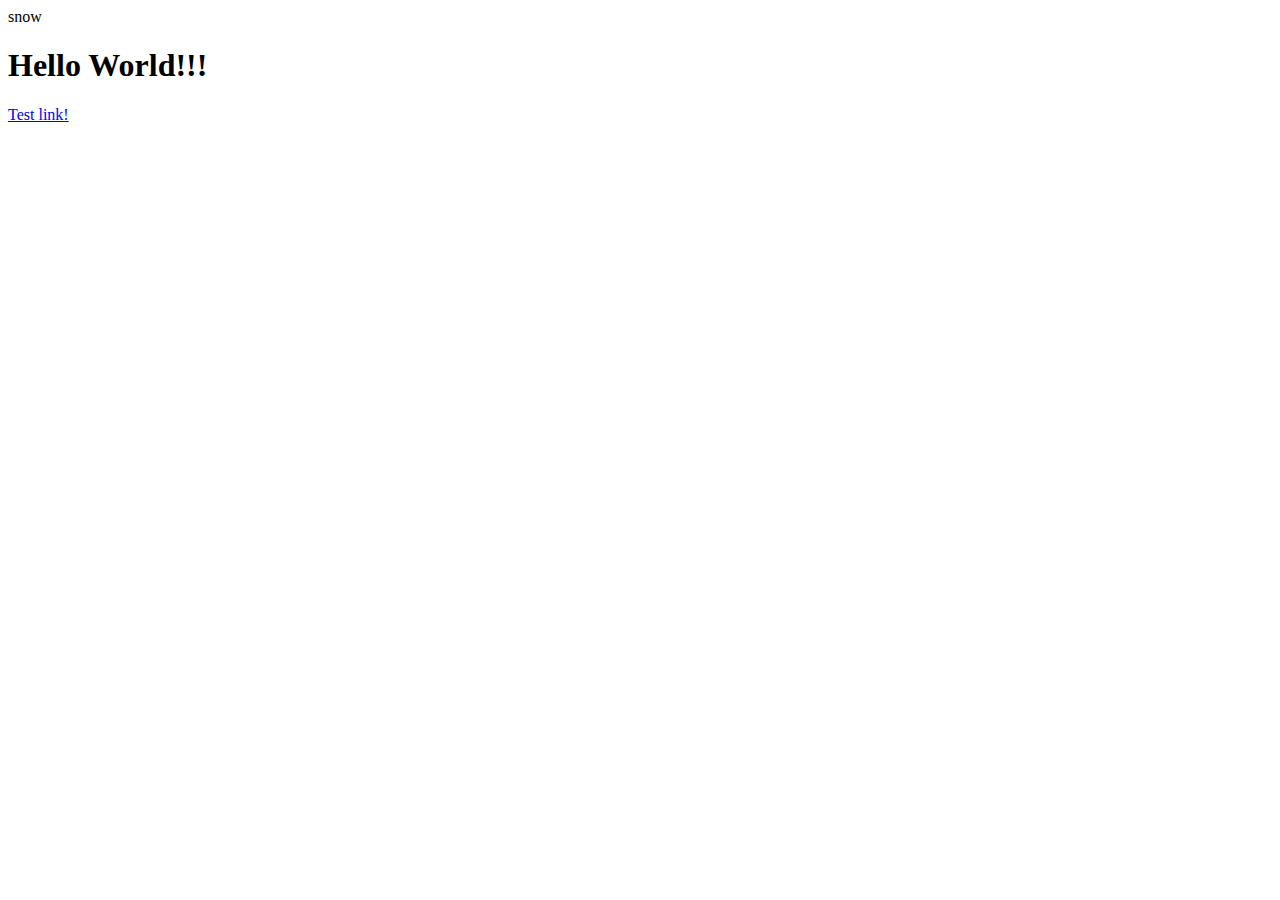
<file: css/index.html>
<!DOCTYPE html>
<html lang="en" dir="ltr">
    <head>
        <meta charset="utf-8">
        <title>Hello World</title>
    </head>
    <body>snow
        <h1>Hello World!!!</h1>

        <a href="#teste">Test link!</a>
    </body>
</html>
</file>
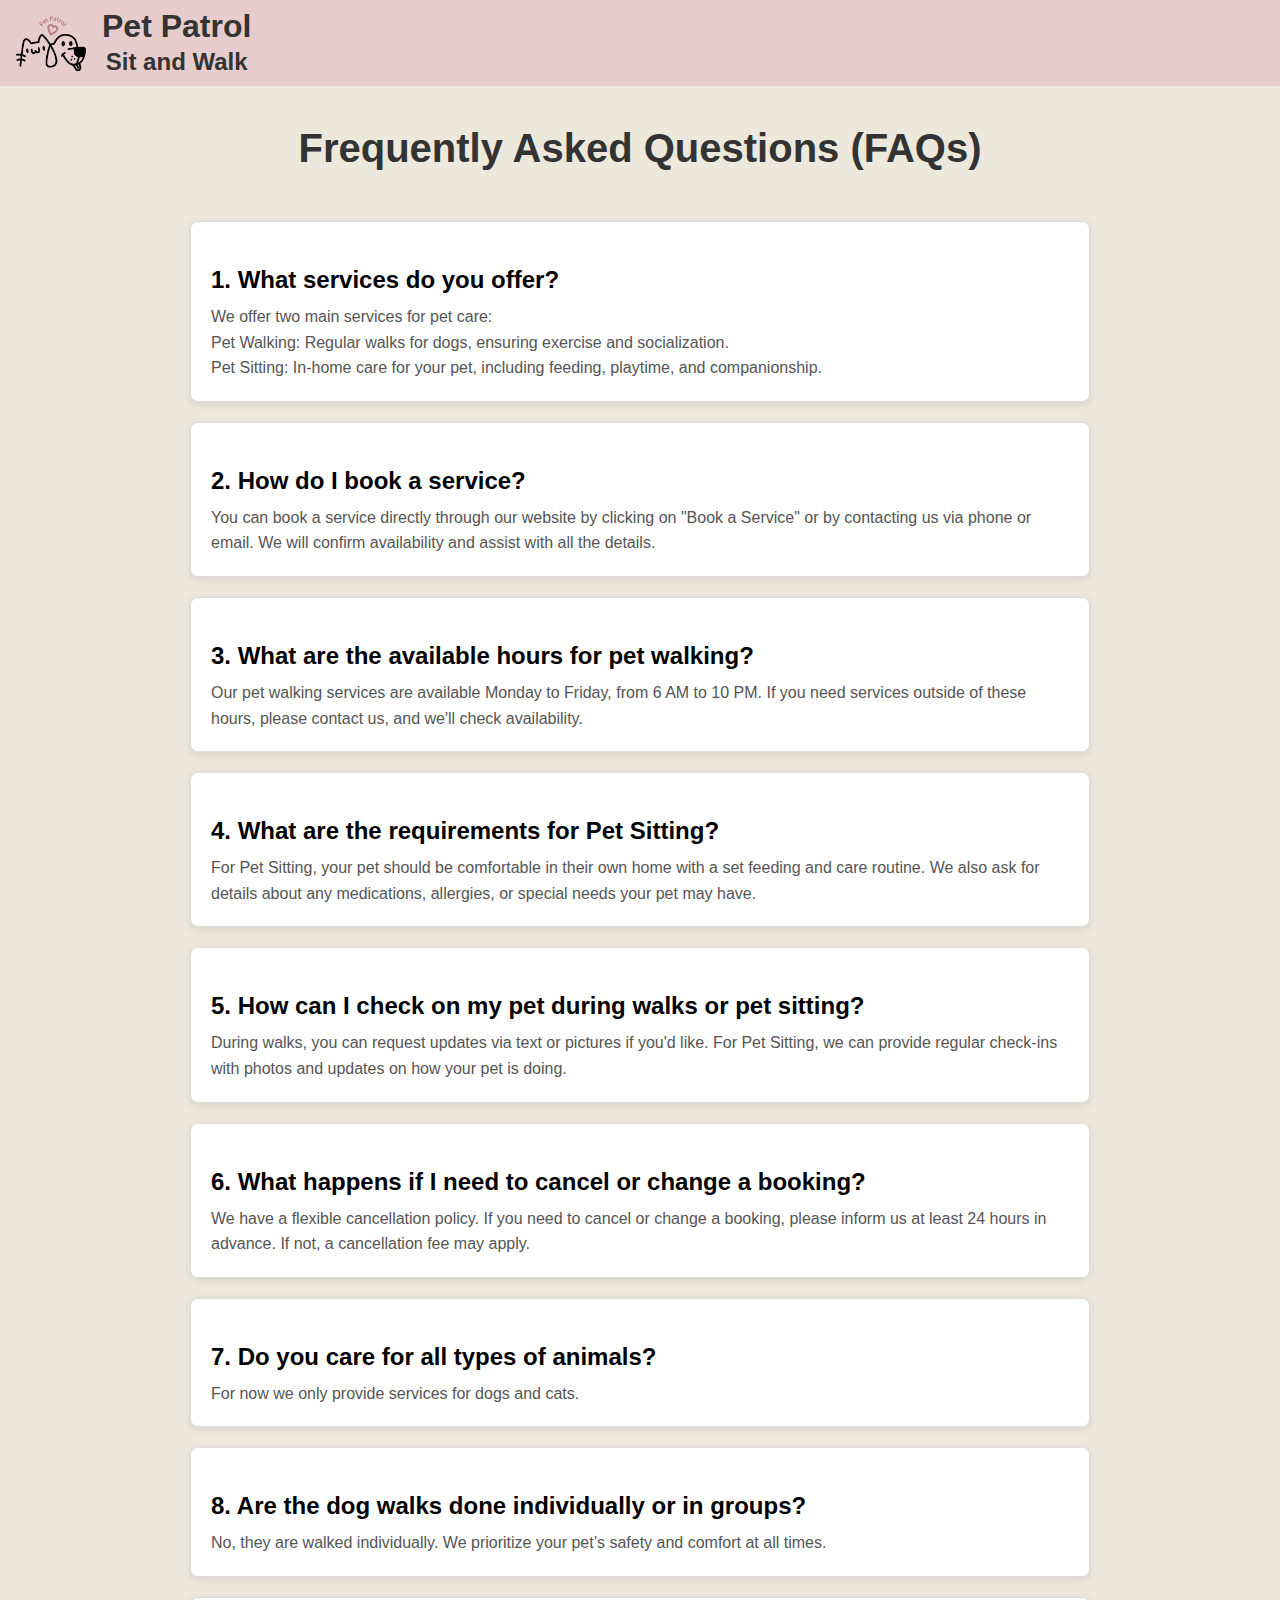
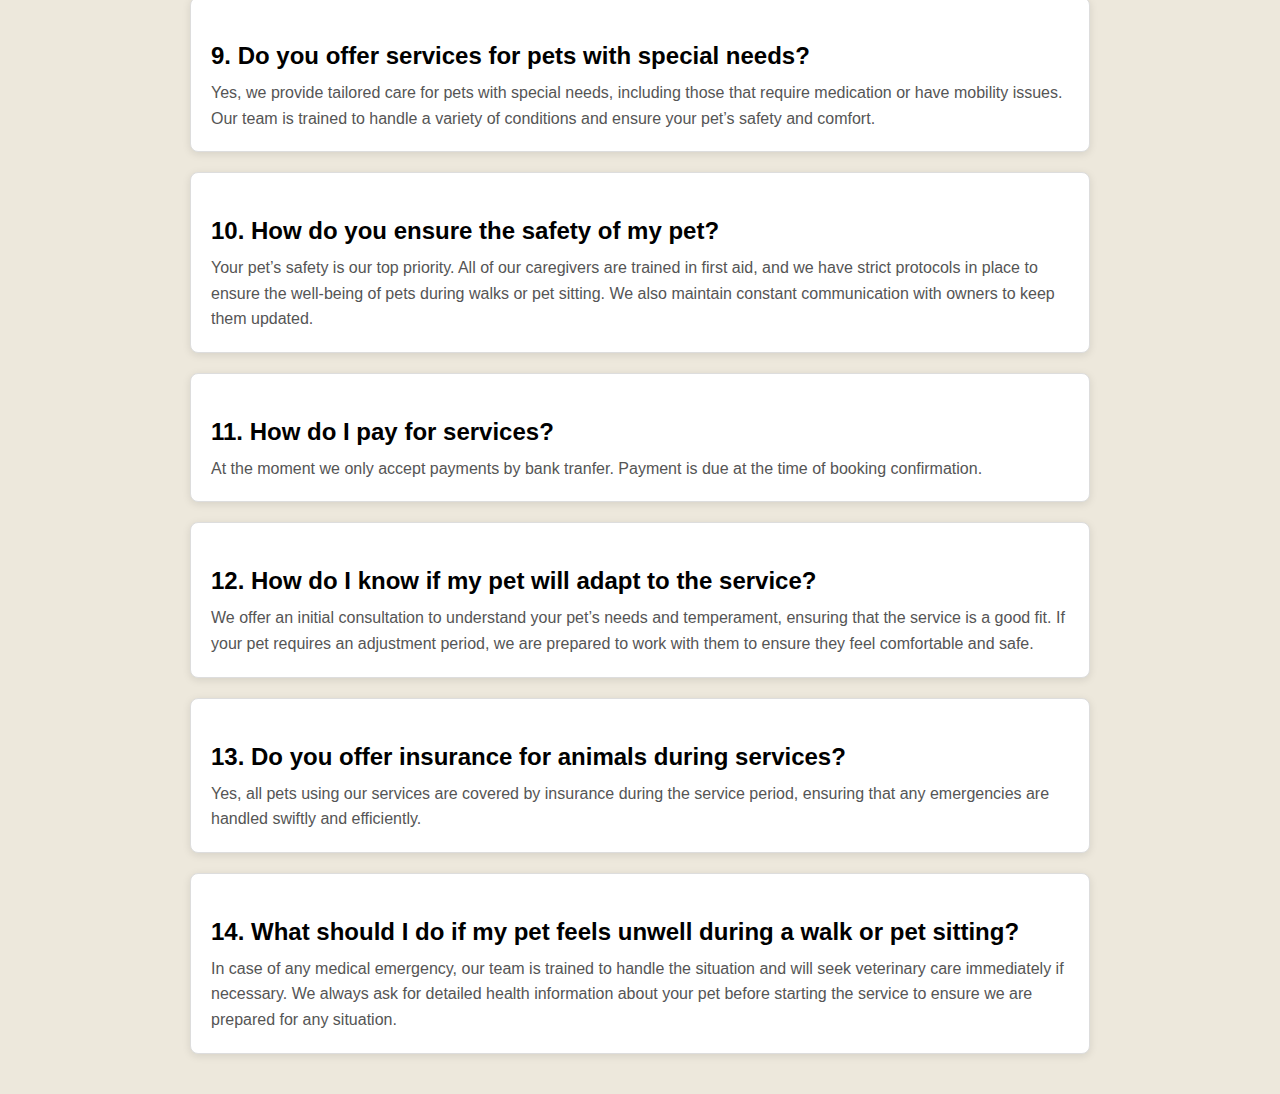
<file: FAQs.html>
<!DOCTYPE html>
<html lang="en">
    <head> 
        <title> Registration Page</title>
        <meta charset="utf-8">
        <meta name="viewport" content="width=device-width, initial-scale=1.0"> <!--define this for responsive design-->
        <link href="css/style.css" rel="stylesheet">
        <link href="css/layout.css" rel="stylesheet">
        <link href="css/responsive.css" rel="stylesheet">
    </head> 
    <body> 
        <header id="navigationBar">
            <a href="initialPage.php">
                <div id="logo">
                    <h1>Pet Patrol</h1>
                    <h2>Sit and Walk</h2>
                    <img src="images/logo1.png" alt="Logo of Pet Patrol">
                </div>
            </a>
        </header>


        <main id="FAQcontent">
            <h1>Frequently Asked Questions (FAQs)</h1>

            <section id="faq-section">
                <div class="faq-item">
                    <h3>1. What services do you offer?</h3>
                    <p> We offer two main services for pet care: <br>
                        Pet Walking: Regular walks for dogs, ensuring exercise and socialization. <br>
                        Pet Sitting: In-home care for your pet, including feeding, playtime, and companionship.
                    </p>
                </div>
    
                <div class="faq-item">
                    <h3>2. How do I book a service?</h3>
                    <p>You can book a service directly through our website by clicking on "Book a Service" or by contacting us via phone or email. We will confirm availability and assist with all the details.</p>
                </div>
    
                <div class="faq-item">
                    <h3>3. What are the available hours for pet walking?</h3>
                    <p>Our pet walking services are available Monday to Friday, from 6 AM to 10 PM. If you need services outside of these hours, please contact us, and we'll check availability.</p>
                </div>
    
                <div class="faq-item">
                    <h3>4. What are the requirements for Pet Sitting?</h3>
                    <p>For Pet Sitting, your pet should be comfortable in their own home with a set feeding and care routine. We also ask for details about any medications, allergies, or special needs your pet may have.</p>
                </div>
    
                <div class="faq-item">
                    <h3>5. How can I check on my pet during walks or pet sitting?</h3>
                    <p>During walks, you can request updates via text or pictures if you'd like. For Pet Sitting, we can provide regular check-ins with photos and updates on how your pet is doing.</p>
                </div>
    
                <div class="faq-item">
                    <h3>6. What happens if I need to cancel or change a booking?</h3>
                    <p> We have a flexible cancellation policy. If you need to cancel or change a booking, please inform us at least 24 hours in advance. If not, a cancellation fee may apply.</p>
                </div>
    
                <div class="faq-item">
                    <h3>7. Do you care for all types of animals?</h3>
                    <p> For now we only provide services for dogs and cats.</p>
                </div>
    
                <div class="faq-item">
                    <h3>8. Are the dog walks done individually or in groups?</h3>
                    <p> No, they are walked individually. We prioritize your pet’s safety and comfort at all times.</p>
                </div>
    
                <div class="faq-item">
                    <h3>9. Do you offer services for pets with special needs?</h3>
                    <p>Yes, we provide tailored care for pets with special needs, including those that require medication or have mobility issues. Our team is trained to handle a variety of conditions and ensure your pet’s safety and comfort.</p>
                </div>
    
                <div class="faq-item">
                    <h3>10. How do you ensure the safety of my pet?</h3>
                    <p> Your pet’s safety is our top priority. All of our caregivers are trained in first aid, and we have strict protocols in place to ensure the well-being of pets during walks or pet sitting. We also maintain constant communication with owners to keep them updated.</p>
                </div>
    
                <div class="faq-item">
                    <h3>11. How do I pay for services?</h3>
                    <p>At the moment we only accept payments by bank tranfer. Payment is due at the time of booking confirmation.</p>
                </div>
    
            
    
                <div class="faq-item">
                    <h3>12. How do I know if my pet will adapt to the service?</h3>
                    <p> We offer an initial consultation to understand your pet’s needs and temperament, ensuring that the service is a good fit. If your pet requires an adjustment period, we are prepared to work with them to ensure they feel comfortable and safe.</p>
                </div>
    
                <div class="faq-item">
                    <h3>13. Do you offer insurance for animals during services?</h3>
                    <p>Yes, all pets using our services are covered by insurance during the service period, ensuring that any emergencies are handled swiftly and efficiently.</p>
                </div>
    
                <div class="faq-item">
                    <h3>14. What should I do if my pet feels unwell during a walk or pet sitting?</h3>
                    <p>In case of any medical emergency, our team is trained to handle the situation and will seek veterinary care immediately if necessary. We always ask for detailed health information about your pet before starting the service to ensure we are prepared for any situation.</p>
                </div>
            </section>
        </main>
            
      

    </body>
    </html>
</file>
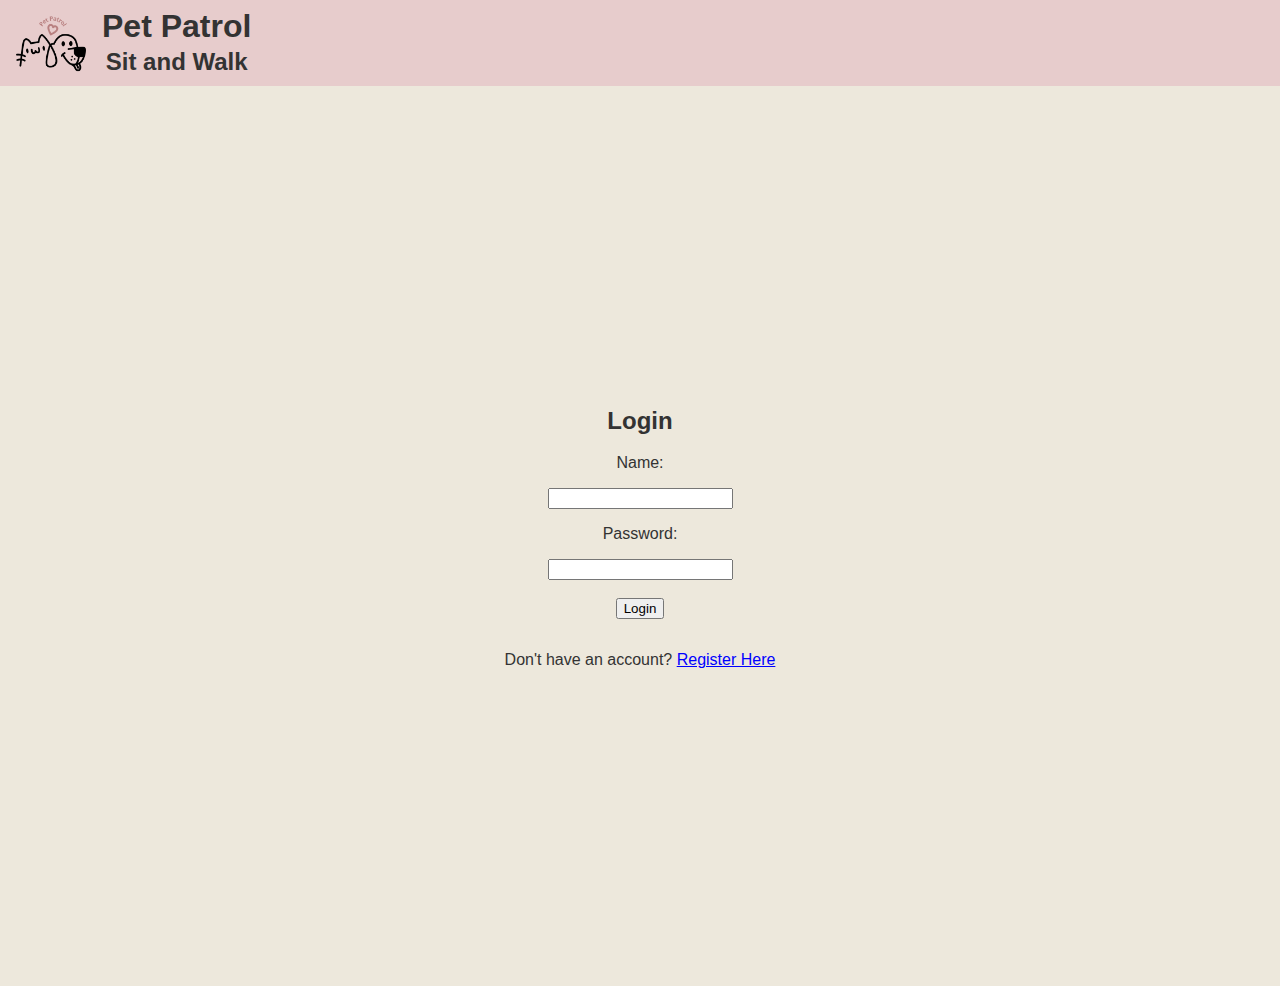
<file: login.html>
<!-- Login page -->
 <!-- Nome ou emmail (ou username ou email) --> 
  <!-- password -->
<!DOCTYPE html>
<html lang="en">
    <head>
        <title>Login</title>
        <meta charset="utf-8">
        <meta name="viewport" content="width=device-width, initial-scale=1.0"> <!--define this for responsive design-->
        <link href="css/style.css" rel="stylesheet">
        <link href="css/layout.css" rel="stylesheet">
        <link href="css/responsive.css" rel="stylesheet">
    </head>
    <body>
        <header id="navigationBar">
            <a href="initialPage.php">
                <div id="logo">
                    <h1>Pet Patrol</h1>
                    <h2>Sit and Walk</h2>
                    <img src="images/logo1.png" alt="Logo of Pet Patrol">
                </div>
            </a>
        </header>
        <section id="authentication">
            <form class="login-form" action="login.php" method="POST">
                <h2>Login</h2>
                <div class="form-group"> <!-- faria mais sentido se calhar ser o mail ou o username, se for o username metemos no register para meter-->
                    <p>Name:</p>
                    <input type="text" id="name" name="name" required>
                </div>
                <div class="form-group">
                    <p>Password:</p>
                    <input type="password" id="password" name="password" required>
                </div>
                <br>
                <div class="form-group">
                    <input type="submit" value="Login">
                </div>
            </form> 
            <p>Don't have an account? 
                <a id="authenticationLink" href="register.html">Register Here</a>
            </p>
        </section>
    </body>
</html>
</file>
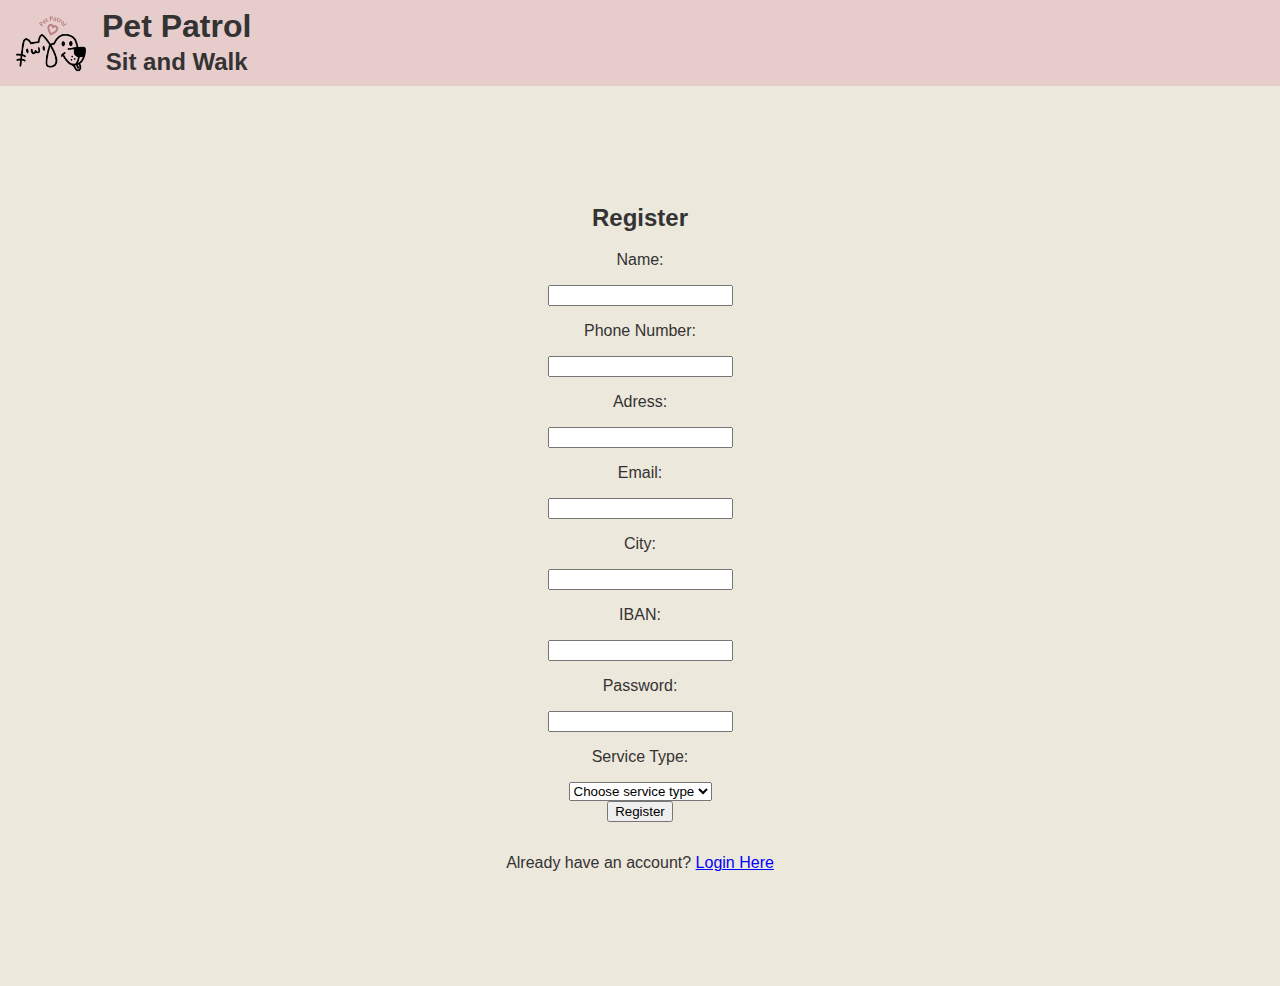
<file: register.html>
<!-- Registration page -->
 <!-- Nome, phone number, adress, email, city, iban, password, 
  service type-->
<!DOCTYPE html>
<html lang="en">
    <head> 
        <title> Registration Page</title>
        <meta charset="utf-8">
        <meta name="viewport" content="width=device-width, initial-scale=1.0"> <!--define this for responsive design-->
        <link href="css/style.css" rel="stylesheet">
        <link href="css/layout.css" rel="stylesheet">
        <link href="css/responsive.css" rel="stylesheet">
    </head> 
    <body> 
        <header id="navigationBar">
            <a href="initialPage.html">
                <div id="logo">
                    <h1>Pet Patrol</h1>
                    <h2>Sit and Walk</h2>
                    <img src="images/logo1.png" alt="Logo of Pet Patrol">
                </div>
            </a>
        </header>
        <section id="authentication">
            <form class="registration-form" action="register.php" method="POST"> <!-- reference to php file to be created-->
                <h2>Register</h2>
                <p>Name:</p>
                <input type="text" id="name" name="name" required>
            
                <p>Phone Number:</p>
                <input type="tel" id="phone_number" name="phone_number" required>
         
                <p>Adress:</p>
                <input type="text" id="address" name="address" required>
         
                <p>Email:</p>
                <input type="email" id="email" name="email" required>
          
                <p>City:</p>
                <input type="text" id="city" name="city" required>

                <!--TODO: eu separava isto aqui, nao sei como-->
                <!--ou explicar que a pessoa preenche estes campos se quiser ser prestadora de serviços-->
                <p>IBAN:</p>
                <input type="number" id="iban" name="iban" required>

                <p>Password:</p>
                <input type="password" id="password" name="password" required>

                <p>Service Type:</p>
                <select id="service_type" name="service_type" required>
                    <option value="" disabled selected>Choose service type</option>
                    <option value="sitting">Sitting</option>
                    <option value="walking">Walking</option>
                    <option value="both">Both</option>
                </select>
            <br>
        
                <input type="submit" value="Register">
            </form>
            <p>Already have an account? 
                <a id="authenticationLink" href="login.html">Login Here</a>
            </p>
        </section>
    </body>
</html>
</file>
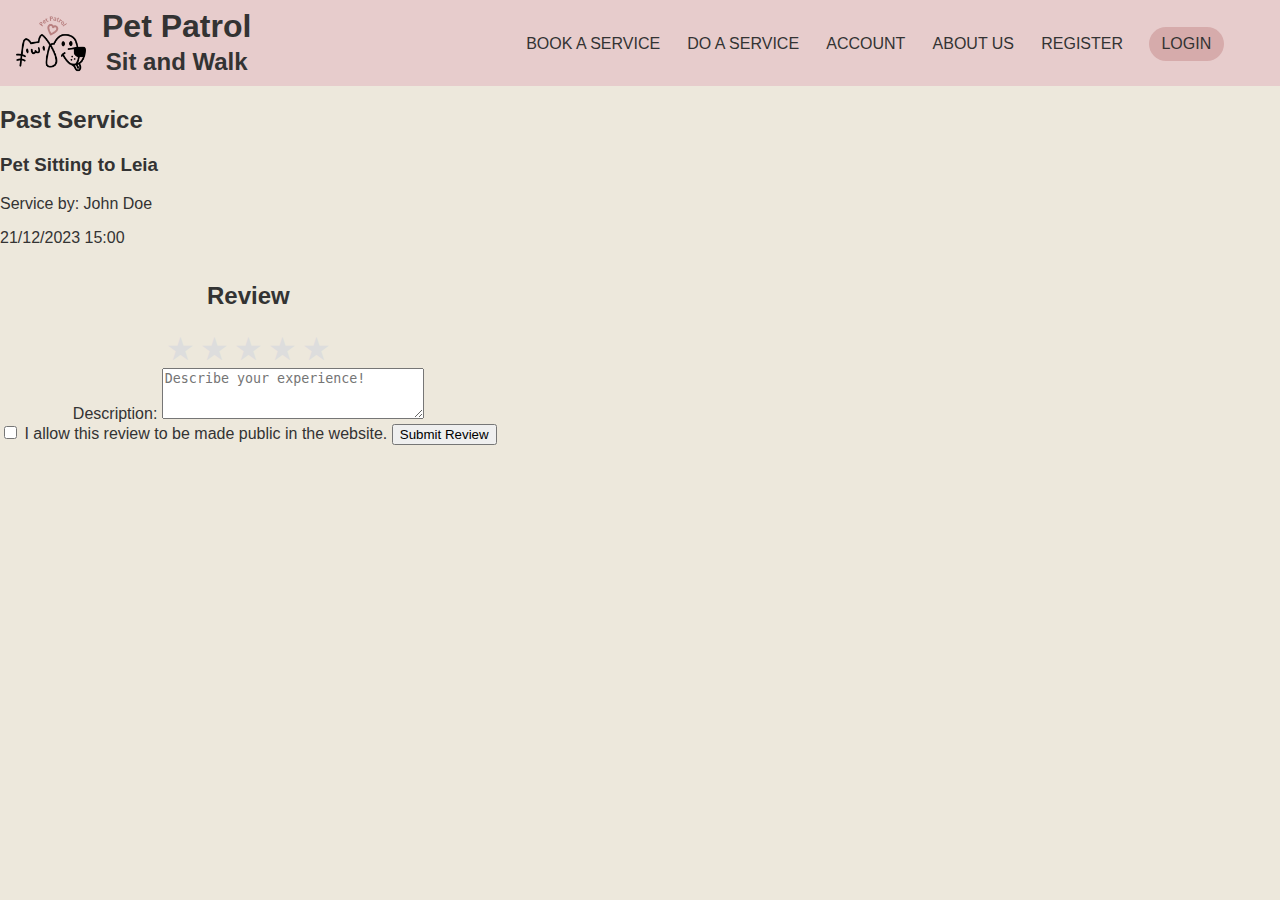
<file: review.html>
<!DOCTYPE html>
<html lang="en">
    <head>
        <meta charset="UTF-8">
        <meta name="viewport" content="width=device-width, initial-scale=1.0">
        <title>Review</title>
        <link href="css/style.css" rel="stylesheet">
        <link href="css/layout.css" rel="stylesheet">
        <link href="css/responsive.css" rel="stylesheet">
    </head>
    <body>
        <header id="navigationBar">
            <a href="initialPage.php">
                <div id="logo">
                    <h1>Pet Patrol</h1>
                    <h2>Sit and Walk</h2>
                    <img src="images/logo1.png" alt="Logo of Pet Patrol">
                </div>
            </a>
            <nav id="menu">
                <input type="checkbox" id="hamburger"> 
                <label class="hamburger" for="hamburger"></label>
                <ul id="menuItems">
                    <li><a href="bookingRequest.html">BOOK A SERVICE</a></li>
                    <li><a href="serviceProvider.php">DO A SERVICE</a></li>
                    <li><a href="account.html">ACCOUNT</a></li>
                    <li><a href="aboutus.html">ABOUT US</a></li>
                    <li class="signup"><a href="register.html">REGISTER</a></li>
                    <li class="signup"><a href="login.html">LOGIN</a></li>
                </ul>
            </nav>
        </header>

        <section id="pastService"><!--querying info about this service-->
            <h2>Past Service</h2>
            <h3>Pet Sitting to Leia</h3>
            <p>Service by: John Doe</p>
            <p>21/12/2023 15:00</p>
        </section>
        <section id="review">
            <form action="account.php" method="post">
                <h2>Review</h2>
                <div id="starReview">
                    <input type="radio" id="star5" name="review" value="5" required="required">
                    <label for="star5" title="5 stars">★</label>
                    <input type="radio" id="star4" name="review" value="4" required="required">
                    <label for="star4" title="4 stars">★</label>
                    <input type="radio" id="star3" name="review" value="3" required="required">
                    <label for="star3" title="3 stars">★</label>
                    <input type="radio" id="star2" name="review" value="2" required="required">
                    <label for="star2" title="2 stars">★</label>
                    <input type="radio" id="star1" name="review" value="1" required="required">
                    <label for="star1" title="1 star">★</label>
                </div>
                <label>
                    Description: 
                    <textarea id="reviewDescription" name="reviewDescription" rows="3" cols="30" placeholder="Describe your experience!" required="required"></textarea>
                </label>
                <label>
                    <br>
                    <input type="checkbox" name="makePublic" value="1">
                    I allow this review to be made public in the website.
                </label>
                <input type="submit" value="Submit Review">
    </body>
</html>
</file>
<file: css/style.css>
/* Geral */
body {
    background-color: #EDE8DC;
    font-family: 'Segoe UI', Tahoma, Geneva, Verdana, sans-serif;
    color: #333; 
}

body>header, nav {
    background-color: #E7CCCC;
    padding: 0.5em 0;
}

/* Página inicial  */
.button-56 {
  background-color:#fee6e3;
  border: 2px solid #422800;
  border-radius: 30px;
  box-shadow: #422800 4px 4px 0 0;
  color: #422800;
  cursor: pointer;
  font-weight: 600;
  font-size: 18px;
  padding: 0 18px;
  line-height: 20px;
  text-align: center;
  text-decoration: none;
  touch-action: manipulation;
}

.button-56:hover {
  background-color: #fff;
}

.button-56:active {
  box-shadow: #422800 2px 2px 0 0;
  transform: translate(2px, 2px);
}

.button-74 {
  background-color: #ffd49e;
  border: 2px solid #422800;
  border-radius: 30px;
  box-shadow: #422800 4px 4px 0 0;
  color: #422800;
  cursor: pointer;
  font-weight: 600;
  font-size: 18px;
  padding: 0 18px;
  line-height: 20px;
  text-align: center;
  text-decoration: none;
  touch-action: manipulation;
}

.button-74:hover {
    background-color: #fff;
  }
  
  .button-74:active {
    box-shadow: #422800 2px 2px 0 0;
    transform: translate(2px, 2px);
  }
  
#addBooking p{
    margin-bottom:0px ;
}

.overlayText {
    transform: translateX(-50%);
    text-align: center;
    font-size: 2em;
    color: #eadfdff0;
}

a {
    color: #333; 
    text-decoration: none;
}

#authenticationLink {
    text-decoration: underline;
    color: blue;
}

nav#menu li a:hover {
    text-decoration: underline;
}

ul {
    list-style-type: none;
}

#services li {
    background-color: #D6ABAB;
    margin-bottom: 4em;
    border-radius: 4em;
    padding: 0.5em 1em;
    text-align: center;
    cursor: pointer;
}

#services li:hover {
    background-color: #B88080;
    transform: scale(1.05); 
} 
article h2 {
    font-size: 2em;
}

article ul {
    list-style: none; 
}

#services li:last-child {
    background-color: #B88080;
}

#services li a {
    color: inherit;
    padding: 0.5em;
    font-size: inherit;
}

#services h2 {
    font-size: 2.2em; 
    color: #333;
    margin-bottom: 1rem;
    text-transform: uppercase;
    letter-spacing: 1.2px;
}

.imageContainer img {
    width: 100%;
    height: auto;
    filter: brightness(90%);
}

.overlayText {
    color: #333;
    font-weight:550;
    padding: 0em;
    font-size: 1.5em;
}

#menuItems {
    margin-left: 0em;
    margin-right: 0.5em;
}
#menuItems li a {
    padding: 0.5em 0.1em;
    margin-left: 0.5em;
    display: flex; 
    align-items: center; 
    justify-content: center;
}
#menuItems li.signup:last-child a {
    background-color: #D6ABAB;
    border-radius: 19px;
    align-content: center;
    padding-left: 0.8em;
    padding-right: 0.8em;
}

.service-card {
    background-color: #E7CCCC;
    border: 2px solid #422800;
    border-radius: 60px;
    box-shadow: #422800 4px 4px 0 0;
    color: #422800;
    cursor: pointer;
    font-weight: 600;
    font-size: 18px;
    padding: 0 18px;
    line-height: 50px;
    text-align: center;
    text-decoration: none;
  }
  
  .service-card:hover {
    transform: translateY(-5px);
    box-shadow: 0 8px 15px rgba(0, 0, 0, 0.2);
    background: #FAD1D1;
}

.service-card h3 {
    font-size: 1.2em; 
    margin-bottom: 0.5rem;
    color: #8C5B5B;
}

.service-card p {
    font-size: 1em;
    line-height: 1.3;
    color: #333;
}

legend {
    font-size: 1.5em;
    color: #333; 
    font-weight: bold;
    text-align: center; 
}

.reviews-container {
    display: flex;
    flex-wrap: wrap; 
    gap: 2.5em; 
    justify-content: center; 
    overflow-x: hidden; 
    padding-bottom: 2.5em;
}

.review-card {
    flex: 0 0 auto; 
    width: calc(25%); 
    min-width: 300px; 
    box-sizing: border-box; 
    padding: 1em 0; 
    margin: 0.5em; 
    border: 1px solid #ccc;
    border-radius: 15px; 
    background-color: #ffffff; 
    box-shadow: 0 4px 8px rgba(0, 0, 0, 0.1); 
}

.star-review span {
    font-size: 1.5em; 
    color: gold; 
}

.review-author, .review-date, .review-desc {
    color: #555; 
    padding-left: 2em;
    padding-right: 2em;
}

.review-author, .review-date {
    font-style: italic; 
}

/* Página das reviews */
#starReview input {
    display: none;
}

#starReview label {
    font-size: 30px; 
    cursor: pointer; 
}

#review h2{
text-align: center !important;
}

#review h3 {
    text-align: initial; 
}

#starReview label {
    font-size: 2rem;
    color: #ddd;
    cursor: pointer;
    transition: color 0.3s;
}

#starReview input:checked~label {
    color: gold;
}

#starReview label:hover,
#starReview label:hover~label {
    color: gold;
}

/*Página do Do a service e Booking Request*/
#availability .availabilityTimetable {
    border-collapse: collapse;
    border-color: #B88080;
    border-spacing: 0;
}

#availability .availabilityTimetable td, 
#availability .availabilityTimetable th {
    border: 1px solid #B88080;
    padding: 10px 5px;
    font-size: 14px;
    text-align: center;
    vertical-align: top;
}

#availability .availabilityTimetable th.tg-header {
    background-color: #B88080;
    color: #EDE8DC;
    font-weight: bolder;
}

#availability .availabilityTimetable td.tg-top {
    background-color: #EDE8DC;
    color: #333;
}

#availability .availabilityTimetable td.tg-available {
    background-color: #A7BDC3;
    color: #333;
}

#availability .availabilityTimetable td.tg-all {
    background-color: #EDE8DC;
    color: #333;
}

#week-navigation a {
    text-decoration: none; 
    font-size: 1.5em; 
    color: #EDE8DC; 
    background-color: #B88080;
    padding: 0px 5px;
    border-radius: 30%;
    padding-bottom: 3px;
}

#week-navigation p {
    font-size: 1em; 
    color: #000; 
}

p.note {
    font-weight: lighter;
    font-size: small;
}

#scheduledServices {
    margin-top: 1em;
    max-width: 90%;
}

.booking-info {
    background-color: #f9f9f9;
    border: 1px solid #ddd;
    border-radius: 8px;
    padding: 16px;
    margin: 16px 0; 
    box-shadow: 0 2px 4px rgba(0, 0, 0, 0.1);
    font-size: 1em;
    color: #333;
    display: flex;
    flex-direction: row;
    flex-wrap:wrap;
    justify-content: space-between;
    align-items: center; 
}

.booking-details {
    flex: 1; 
    display: grid;
    grid-template-columns: auto auto; 
    column-gap: 0; 
    row-gap: 8px; 
}

.booking-title {
    font-size: 1em;
    font-weight: bold;
    color: #333;
    margin: 0;
    text-align: left; 
    padding-left: 1em;
    padding-right: 1em;
}

.booking-desc {
    margin: 0;
    text-align: left; 
    padding-left: 1em;
    padding-right: 1em;
}

.pet-profile-picture {
    width: 120px; 
    height: 120px;
    border-radius: 50%; 
    object-fit: cover; 
    margin-left: 16px;
    border: 2px solid #ccc; 
}

.message-button {
    background-color: #D6ABAB; 
    color: white; 
    border: none; 
    border-radius: 8px; 
    cursor: pointer; 
    font-size: 1em;
    padding: 0.5em 1em;
    box-shadow: none;
    transition: background-color 0.3s ease; 
    text-align:center;
    box-shadow: 0 4px 6px rgba(0, 0, 0, 0.1);
}
.message-button:hover {
    background-color: #B88080; 
    text-decoration: underline;
}
.scrollable-bookings {
    max-height: 550px;
    overflow-y: auto;
    border: 1px solid #ddd;
    padding: 10px;
    margin-top: 10px;
}

.price-table {
    width: 100%;
    border-collapse: collapse;
    margin: 20px 0;
    font-size: 1em;
    font-family: 'Arial', sans-serif;
    text-align: left;
    border: 1px solid #333;
}
.price-table thead th {
    background-color: #E7CCCC;
    color: #333;
    padding: 10px;
    border-bottom: 2px solid #ddd;
    border: 1px solid #333;
}
.price-table tbody td {
    padding: 10px;
    border-bottom: 1px solid #ddd;
    border: 1px solid #333;
}
.price-table th, .price-table td {
    text-align: center;
}

p.small {
    font-size: 0.8em;
    color: #666;
    padding-top: 0;
    padding-bottom: 1em;
}

/* Footer Styling */
footer {
    background-color:#E7CCCC; 
    padding: 20px; 
    text-align: center; 
    border-top: 1px solid #ddd;
}

.footer-section h3 {
    font-size: 1.2em;
    margin-bottom: 10px;
    color: #000000;
    font-weight: bold;
    
}

.footer-section ul {
    list-style: none; 
    padding: 0;
    margin: 0;
}

.footer-section li {
    margin: 5px 0; 
}

.footer-section a {
    text-decoration: none;
}

.footer-section a:hover {
    text-decoration: underline;
}

.footer-section p {
    margin: 5px 0;
}

.footer-section form {
    background: none; 
    border: none; 
    outline: none; 
    box-shadow: none; 
}

.footer-section input[type="email"] {
    padding: 10px;
    margin-bottom: 10px;
    border: none;
    border-radius: 4px;
}

.footer-section button {
    padding: 10px;
    background-color:  #D6ABAB;
    border: none;
    border-radius: 4px;
    color: #fff;
    cursor: pointer;
    font-size: 1em;
}

.footer-legal {
    text-align: center;
    margin-top: 20px;
    font-size: 0.9em;
    border-top: 1px solid #444; 
    padding-top: 10px;
}

.footer-legal a {
    color: #9fd4e7;
    text-decoration: none;
}

.footer-legal a:hover {
    text-decoration: underline;
}

.msg_error {
    color: red;
    font-weight: bold;
}

.msg_success {
    color: #B88080;
    font-weight: bold;
    font-size: 1.5em;
}

/*Account Styling */
#staticTags, #pets, #pastServices, #pastBookings {
    border-radius: 8px;
    background-color: #f9f9f9;
    border: 1px solid #ddd;
    box-shadow: 0 2px 4px rgba(0, 0, 0, 0.1);
}

.booking-box h3::first-letter, .service-box h3::first-letter {
    text-transform: uppercase;
}

#accountcontent h2 {
    width: 100%; 
    text-align: initial;
    margin-bottom: 20px;
    border-bottom: 2px solid #ebbfdb;
    padding-bottom: 10px;
}

.pet-image {
    border-radius: 50%; /* Circular image */
    overflow: hidden;
    border: 2px solid #ccc;
    background-color: #fff;
}

.pet-info legend {
    text-align: center;
    font-size: 1.5em;
    margin-bottom: 10px;
    border-bottom: 2px solid #ebbfdb;
    padding-bottom: 5px;
}

#logoutb {
    background-color:#fee6e3;
    border: 2px solid #422800;
    border-radius: 30px;
    box-shadow: #422800 4px 4px 0 0;
    color: #422800;
    cursor: pointer;
    font-weight: 600;
    font-size: 18px;
    padding: 10px 15px;
    line-height: 20px;
    text-align: center;
    text-decoration: none;
    user-select: none;
    -webkit-user-select: none;
    touch-action: manipulation;
    margin-bottom: 20px;
  }
  
  #logoutb:hover {
    background-color: #fff;
  }
  
  #logoutb:active {
    box-shadow: #422800 2px 2px 0 0;
    transform: translate(2px, 2px);
  }
 

  #delete{
    background-color:#e86e5d;
    border: 2px solid #422800;
    border-radius: 30px;
    box-shadow: #422800 4px 4px 0 0;
    color: #ffffff;
    cursor: pointer;
    font-weight: 600;
    font-size: 18px;
    padding: 10px 15px;
    line-height: 20px;
    text-align: center;
    text-decoration: none;
    user-select: none;
    -webkit-user-select: none;
    touch-action: manipulation;
    margin-bottom: 20px;
  }
  
  #delete:hover {
    background-color: #fff;
    color: #422800;
  }
  
  #delete:active {
    box-shadow: #422800 2px 2px 0 0;
    transform: translate(2px, 2px);
  }

.review-owner, .review-provider {
    background-color: #E7CCCC;
    color: #fff;
    padding: 10px 15px;
    border: none;
    border-radius: 4px;
    cursor: pointer;
    font-weight: bold;
    font-size:15px;
    transition: background-color 0.3s;
    margin: 0 auto; /* Centraliza no eixo horizontal */
    margin-top: 11px;
    display: flex;
    flex-direction: column;
    align-items:baseline;
    justify-content: center;
    text-align: center;
}

#addPetButton:hover {
    background-color: #c181a4;
}

#newPetForm {
    background-color: #f9f9f9; 
    border: 1px solid #ddd; 
    border-radius: 8px; 
    box-shadow: 0 4px 6px rgba(0, 0, 0, 0.1);
    font-family: Arial, sans-serif; 
}

#newPetForm input,
#newPetForm textarea,
#newPetForm select {
    width: 100%;
    padding: 10px;
    margin-bottom: 15px; 
    border: 1px solid #ccc;
    border-radius: 4px; 
    font-size: 16px;
    font-family: inherit; 
    box-sizing: border-box; 
    background-color: #e7e6e6;
}

#newPetForm input:focus,
#newPetForm textarea:focus,
#newPetForm select:focus {
    outline: none;
    border-color: #4caf50; 
    box-shadow: 0 0 4px rgba(76, 175, 80, 0.6); 
}

#newPetForm button,
#newPetForm input[type="submit"] {
    padding: 12px;
    background-color: #E7CCCC;
    color: white; 
    border: none;
    border-radius: 4px;
    font-size: 16px; 
    cursor: pointer; 
    transition: background-color 0.3s ease, transform 0.3s ease; 
}

#newPetForm label {
    color: #333; 
    font-size: 16px;
}

#newPetForm p {
    font-weight: bold;
    font-size: 18px;
    text-align: left; 
}

#newPetForm fieldset {
    border: 2px solid #ccc; 
    padding: 20px;
    border-radius: 8px; 
}

#newPetForm input[type="submit"]:hover,
#newPetForm button:hover {
    transform: scale(1.05);
    box-shadow: 0 4px 12px rgba(0, 0, 0, 0.2); 
}

#addPetButton {
    background-color: #E7CCCC;
    color: white;
    padding: 10px 15px;
    border-radius: 5px;
    font-weight: bold;
    cursor: pointer;
    margin-bottom: 20px;
    transition: background-color 0.3s ease;
}

.booking-box .button:hover, .service-box .button:hover {
    background-color: #45a049;
}

.pet-card {
    border: 1px solid #ddd;
    border-radius: 8px;
    background-color: #f9f9f9;
    box-shadow: 0 4px 6px rgba(0, 0, 0, 0.1);
}

.booking-box .button, .service-box .button {
    background-color: #4CAF50;
    color: white;
    border: none;
    padding: 10px 15px;
    text-align: center;
    cursor: pointer;
    border-radius: 5px; 
    transition: background-color 0.3s; 
    margin-top: auto; 
    align-self: center; 
}

.booking-box, .service-box {
    background-color: #fff;
    padding: 15px;
    border-radius: 8px; 
    border: 1px solid #ddd;
    box-shadow: 0 4px 8px rgba(0, 0, 0, 0.1);
}

.star-review-small span{
    display: inline-block;
  color:gold;
}

#bookingcontent a {
    text-align: center;
    margin-top:20px
}

.form-group .required {
    color: red;
    font-weight: bold;
}

#nopets, #notAProvider {
    text-align: center;
    margin-top: 20px;
    font-weight: bold;
    font-size: 20px;
    margin-bottom: 850px;
}

.medical-needs span {
    font-weight: normal;
    color: #333;
}

#nopets a{
    color:blue;
}

.registration-form label{
    font-weight: bold;
}
.registerProvider {
    font-size: 1em;
    font-weight: 200;
    margin-top: 0;
    padding-top: 0;
    color:#444
}

/*Register Styling */
#authenticationLink:hover {
    text-decoration: underline;
}

/* Página FAQs*/
#faq-section {
    margin-top: 30px;
}

.faq-item {
    background-color: #ffffff;
    margin-bottom: 20px;
    border-radius: 8px;
    border: 1px solid #ddd;
    padding: 20px;
    box-shadow: 0 2px 8px rgba(0, 0, 0, 0.1);
    transition: background-color 0.3s ease, transform 0.3s ease;
}

.faq-item:hover {
    background-color: #f7f7f7;
    transform: translateY(-5px);
}

.faq-item h3 {
    font-size: 1.5rem;
    font-weight: 600;
    color: #000000;
    margin-bottom: 10px;
}

.faq-item p {
    font-size: 1rem;
    color: #555;
    line-height: 1.6;
    margin: 0;
}

#faq-section {
    max-width: 900px;
    margin: 0 auto;
    padding: 20px;
}

#FAQcontent h1{
    font-size: 2.5rem;
    font-weight: bold;
    color: #333;
    text-align: center;
    margin-top: 40px;
    margin-bottom: 30px;
}


/* AboutUs section */
#about-content {
    font-family: 'Segoe UI', Tahoma, Geneva, Verdana, sans-serif;
    padding: 60px 20px;
}

.about-section {
    background-color: #fff;
    padding: 10px 30px;
    margin-bottom: 40px;
    border-radius: 10px;
    box-shadow: 0 8px 15px rgba(0, 0, 0, 0.1);
    transition: all 0.3s ease-in-out; 
}
.about-section:hover {
    transform: translateY(-5px); 
    box-shadow: 0 15px 25px rgba(0, 0, 0, 0.15);
}
.about-section h2 {
    font-size: 36px;
    color: #333;;
    font-weight: 600;
    margin-bottom: 20px;
    text-align: center; 
    letter-spacing: 1px;
}

.about-section p {
    font-size: 1.2rem;
    color: #333;;
    line-height: 1.8;
    margin-bottom: 15px;
}

#ceos {
    text-align: center;
    
}

.ceo img {
    width: 200px;
    height: 200px;
    border-radius: 50%;
    object-fit: cover;
    box-shadow: 0 4px 12px rgba(0, 0, 0, 0.2); 
    margin-bottom: 15px;
}

#ceos h2 {
    font-size: 2.5rem;
    color: #333;;
    margin-bottom: 10px;
    font-weight: bold;
}

#ceos p {
    font-size: 1.2rem;
    color: #666;
    margin-bottom: 40px;
}

.ceo p {
    font-size: 1.1rem;
    color: #333;
}

/* Payment */
#payment-content {
    max-width: 800px;
    margin: 40px auto; /* Aumentado de 0 auto para 40px auto */
    padding: 20px;
    background-color: #f9f9f9;
    border-radius: 8px;
    box-shadow: 0 4px 6px rgba(0, 0, 0, 0.1);
    font-family: Arial, sans-serif;
    color: #333;
}

#payment-content h1 {
    font-size: 2em;
    margin-bottom: 20px;
    color: #2c3e50;
    text-align: center;
}

#payment-content p {
    font-size: 1.1em;
    line-height: 1.6;
    margin-bottom: 15px;
}

#payment-content p strong {
    font-weight: bold;
    color: #2c3e50;
}

#payment-content .msg_success {
    font-size: 1.1em;
    color: #27ae60;
    background-color: #eafaf1;
    border: 1px solid #b8e2c3;
    padding: 10px;
    border-radius: 4px;
    text-align: center;
    margin-bottom: 20px;
}

#payment-content ol {
    margin: 20px 0;
    padding-left: 20px;
}

#payment-content ol li {
    margin-bottom: 10px;
    font-size: 1.1em;
}

#payment-content strong {
    color: #2980b9;
}

#payment-content .highlight {
    background-color: #fff8dc; /* Um tom suave de amarelo */
    padding: 5px 10px;
    border: 1px solid  #D6ABAB; /* Tom dourado */
    border-radius: 4px;
    font-weight: bold;
    font-size: 1.2em;
    color: #2c3e50; /* Tom escuro */
    box-shadow: 0 2px 4px rgba(0, 0, 0, 0.1);
    margin-left: 10px;
}

/* Messages */
#chatBox {
    background-color: #f0f0f0; 
    border-radius: 10px;
    padding: 20px;
    max-width: 600px;
    margin: 20px auto; 
    box-shadow: 0 4px 8px rgba(0, 0, 0, 0.1); 
    padding-bottom:1px;
}

.back-button {
    cursor: pointer;
    font-size: 1.2em;
    width:2.25em;
    height:2.25em;
}

.back-button:hover {
    text-decoration: underline;
}

h1 {
    text-align: center;
}

#sendButton {
    background-color: #f8d7da; 
    border: none;
    border-radius: 50%;
    padding: 10px;
    cursor: pointer;
    font-size: 1.2em;
    width:2.25em;
    height:2.25em;
}

.messageTime {
    font-size: 0.8em;
    color: #666;
    text-align: right;
    margin-top: 5px;
}

#messageInput {
    padding: 10px;
    border: 1px solid #ccc;
    border-radius: 20px;
}

.senderMessage {
    background-color: #B88080; 
    border-radius: 15px 15px 0 15px; 
    padding: 10px;
    max-width: 60%;
    position: relative;
}

.recipientMessage {
    background-color: #f8d7da; 
    border-radius: 15px 15px 15px 0; 
    padding: 10px;
    max-width: 60%; 
    position: relative;
}
</file>
<file: css/layout.css>
/* Geral */
body {
    width: 100%;
    margin: 0;
    padding: 0;
    display: flex;
    flex-direction: column;
    min-height: 100%; 
}

main {
    flex-grow: 1; /* Isso garante que o main ocupe o espaço restante disponível */
    overflow: auto; 
}

/* Footer layout */
.footer-container {
    display: flex;
    flex-wrap: wrap; /* Allows sections to wrap on smaller screens */
    justify-content: space-evenly;
    max-width: 1200px; 
    margin: 0 auto; /* Center the footer on the page */
    padding: 0 20px;
}

.footer-section {
    flex: 1 1 200px; 
    margin: 10px;
}

.footer-section form {
    display: flex;
    flex-direction: column; /* Stack input and button vertically */
    margin:0;
    padding: 0; 
}

/* Header  */
#navigationBar {
    display: flex;
    align-items: center;
    justify-content: space-between;
    padding: 0.5em 1em;
    text-align: center;
}

#navigationBar h1, #navigationBar h2 {
    margin: 0;
}

#logo {
    display: grid;
    grid-template-columns: auto auto;
    grid-template-rows: auto auto;
    grid-template-areas: "logo title1" "logo title2";
    padding-right: 1em;
}

#logo img {
    grid-area: logo;
    width: 70px;
    margin-right: 1em;
}

#logo h1 {
    grid-area: title1;
}

#logo h2 {
    grid-area: title2;
}

#menu {
    display: flex;
    align-items: center;
    justify-items: center;
    padding-top: 0;
    padding-bottom: 0;
    height: 2em;
}

#menu ul {
    height: 100%;
}

#menu ul {
    display: flex;
    list-style-type: none;
    margin: 0;
    padding: 0;
    margin-right: 1.5em;
}

#menu ul li {
    margin-right: 1em; 
    align-content: center;
    justify-content: center;
}

/* Página inicial  */
.button-56, .button-74 {
    display: inline-block;
  }

.imageContainer {
    position: relative;
    display: flex;
    justify-content: center;
    align-items: center;
}

.imageContainer img {
    display: block;
    max-width: 100%;
    margin-top: 1em;
}

.overlayText {
    position: absolute;
    bottom: -10px;
    left: 50%;
    width: 100%; 
}

#services {
    text-align: center;
    margin: 0;
    padding: 1rem;
}

.services-container {
    display: flex;
    justify-content: center;
    gap: 1.5rem;
    flex-wrap: wrap;
}

.service-card {
      display: inline-block;
      width:300px;
      padding: 0 18px;
    }
    
.service-card p {
    margin: 0;
    padding:10px;
  
}

.msg_error {
    display: flex;
    justify-content: center;
    align-items: center;
    padding-top: 2em;
}

.msg_success {
    display: flex;
    justify-content: center;
    align-items: center;
    padding-top: 2em;
}

article {
    margin-top: 1.5em;
    display: flex;
    flex-direction: column; 
    align-items: center; 
    gap: 1em; 
}

article ul {
    display: flex;
    flex-wrap: wrap; 
    justify-content: center; 
    gap: 2.5em; 
    padding: 0;
    margin: 0;
}

article li a {
    display: flex; 
    align-items: center; 
    justify-content: center; 
    padding: 0.5em 1em;
    text-align: center;
    text-decoration: none;
    width: 200px; 
    height: 50px; 
}

article p {
    text-align: center;
    padding: 0em 5em;
}

#authentication {
    display: flex;
    flex-direction: column; 
    align-items: center; 
    justify-content: center; 
    min-height: 100vh;
    text-align: center;
}

.registration-form, .login-form {
    margin-bottom: 1em;
}

#navigationBar {
    position: sticky;
    top: 0;
    z-index: 100; 
}

/* Página das reviews */
#starReview {
    display: flex;
    flex-direction: row-reverse;
    justify-content: center;
    gap: 5px;
}

#review {
    display: flex;
    flex-direction: column;
    align-items:baseline;
    justify-content: center;
    text-align: center;
}
.review-title-stars {
    display: flex; 
    align-items: center; 
    gap: 10px; 
}

#starReview {
    display: flex; 
    gap: 5px; 
}

.star-review span {
    display: inline-block; 
}


/* Página Service Providers */
.mainContent {
    display: flex;
    flex-wrap: wrap; 
    align-items: flex-start; 
    justify-content: space-around; 
    gap: 2em; 
}

#scheduleForm,
#availability,
#scheduledServices {
    max-width: 600px;
    padding: 4em; 
    padding-top: 1em;
}

#week-navigation {
    display: flex;
    align-items: center; 
    justify-content: center; 
    gap: 1em; 
    margin-bottom: 1em;
}

#week-navigation p {
    margin: 0; 
}

/* AboutUs section */
.about-container {
    width: 100%;
    max-width: 1200px;
    margin: 0 auto; 
    padding: 0 15px;
}

.ceo-container {
    display: flex;
    justify-content: center;
    flex-wrap: wrap;
    gap: 60px; 
}

.ceo {
    display: flex;
    flex-direction: column;
    align-items: center;
    text-align: center;
    width: 240px; 
}

/* Página Account*/
#accountcontent {
    grid-column: 1 / -1;
    display: flex;
    justify-content: center; 
    align-items: flex-start; 
    min-height: calc(100vh - 80px); /* Altura dinâmica */
    padding: 20px;
    width: 80%;
    margin: 0 auto;
}

#staticTags, #pets, #pastServices, #pastBookings {
    flex: 1 1 45%; 
    padding: 20px;
    margin-bottom: 20px;
}

#pastServices, #pastBookings {
    min-width: 900px !important;
    overflow-x: auto; 
    display: flex;
    flex-wrap: wrap; 
    justify-content: flex-start; 
    align-items: flex-start; 
    gap: 20px; 
    padding: 20px;
    max-height: 500px;
    min-width: calc(4 * (25% - 20px) + 60px); /* Espaço para 4 caixas */
}

.booking-box:first-child {
    margin-top: 0 !important; 
    align-self: flex-start; 
}

.booking-box h3, .service-box h3 {
    margin: 0;
    text-align: center;
}

.booking-box p, .service-box p {
    margin: 5px 0;
}

.booking-box:not(:last-child), .service-box:not(:last-child) {
    margin-bottom: 0; 
}

.booking-box, .service-box {
    display: flex; 
    flex-direction: column; 
    justify-content: space-between; 
    height: 400px; 
    min-height: 250px; 
    box-sizing: border-box; 
    flex: 1 1 calc(25% - 20px);
    max-width: calc(25% - 20px); 
    min-width: 250px; 
    position: relative; 
}

.pets-container {
    display: flex;
    flex-direction: column;
    gap: 20px;
}

.pet-card {
    display: flex;
    align-items: center;
    gap: 20px;
    padding: 15px;
}

.pet-image {
    flex-shrink: 0;
    width: 120px;
    height: 120px;
    display: flex;
    align-items: center;
    justify-content: center;
}

.pet-profile-pic {
    max-width: 100%;
    max-height: 100%;
    object-fit: cover;
}

.button-container {
    display: flex; 
    justify-content: center; 
    align-items: center; 
    gap: 20px; 
    margin-top: 20px; 
}

#addPetButton {
    display: inline-block;
}

#newPetForm {
    width: 100%;
    max-width: 500px;
    margin: 50px auto;
    display: flex;
    flex-direction: column;
    padding: 20px;
}

#newPetForm button,
#newPetForm input[type="submit"] {
    display: block;
    width: 100%;
}

#newPetForm label {
    display: flex; 
    align-items: center;
    margin-bottom: 10px;
}

#newPetForm {
    margin-top: 20px;
    display: none;
    width: 100%;
    max-width: 500px;
}

#toggleForm:checked ~ #newPetForm {
    display: block;
}

.review {
    display: flex;
    align-items: center;
    flex-direction: row;
    gap: 4px;
    flex-wrap: wrap;
}

.medical-needs {
    display: flex;
    align-items: center;
    margin: 10px 0;
}

.medical-needs strong {
    margin-right: 10px;
}


/* Página Booking Request*/
.form-group label {
    display: flex;
    align-items: baseline; 
    margin-bottom: 8px; 
    font-size: 14px; 
    cursor: pointer; 
}

.form-group input[type="checkbox"] {
    margin-right: 8px;
}

#bookingcontent {
    display: flex;
    flex-wrap: wrap;
    align-items: flex-start;
    justify-content: space-around; 
    gap: 2em;
}

#addBooking,
#availableProviders,
#scheduledServices {
    max-width: 600px; 
    padding: 3em; 
    padding-top: 1em;
}

#availableProviders {
    margin-top: 2em;
}

/* Página payment*/
#payment-content .highlight {
    display: inline-block;
}

/* Messages */
#chatMessages {
    max-height: 250px;
    overflow-y: auto; 
    margin-bottom: 20px;
    display: flex;
    flex-direction: column-reverse;
    gap: 2px;
}

.senderMessage, .recipientMessage {
    padding: 10px;
    margin: 10px 0;
    max-width: 80%;
    position: relative;
    display: inline-block;
}

#messageForm {
    display: flex;
    align-items: stretch;
    flex-direction: row;
}

.messageContent {
    margin: 0;
}

#messageInput {
    flex: 1;
    margin-right: 10px;
}

.senderMessage {
    align-self: flex-end;
}

.recipientMessage {
    align-self: flex-start;
}


/* Register */
.registration-form .form-group label {
    display: block; /* Garante que o label fique em sua própria linha */
    margin-bottom: 7px; /* Adiciona espaço entre o label e o input */
    text-align: initial;
  }

  .registration-form .form-group input,
  .registration-form .form-group select {
    margin-top: 0px; /* Adiciona espaço acima do input, se necessário */
    margin-bottom: 20px;
  }
</file>
<file: css/responsive.css>
#menu {
    display: flex;
    align-items: center;
    position: relative;
}

#menuItems {
    display: flex;
}

#hamburger, .hamburger {
    display: none;
}

@media (max-width: 1104px) {

}

@media (max-width: 912px) {
    #menu {
        position: relative;
    }
    #hamburger {
        display: none !important; /* Forcefully hide the checkbox */
        visibility: hidden;       /* Additional hiding for extra measure */
        position: absolute;       /* Remove it from normal flow */
        width: 0;
        height: 0;
    }

    #menuItems {
        display: none; /* Hide menu items by default on small screens */
        flex-direction: column;
        position: fixed; /* Use fixed position so it always stays to the left of the hamburger */
        top: 0; 
        left: 0;
        width: 50%; 
        height: 100%; 
        background-color: #edeff0; 
        margin: 0;
        padding: 2em 1em;
        box-shadow: 2px 0 5px rgba(0, 0, 0, 0.3); 
        z-index: 1;
        transform: translateX(-100%); /* Hide it to the left by default */
    }

    #menuItems li {
        list-style: none;
        padding: 1em 0;
        text-align: left;
        opacity: 1;
        transition: all 0.3s ease-in-out;
    }

    #menuItems li a {
        text-decoration: none;
        color: black;
    }

    #hamburger {
        display: block;
        cursor: pointer;
        z-index: 2;
        position: relative;
    }

    .hamburger {
        display: block;
        color: #333;
        padding: 0.5em 1.5em;
        cursor: pointer;
    }

    .hamburger:before {
        content: '\2630'; /* Hamburger icon */
        font-size: 1.5em;
    }

    #hamburger:checked + .hamburger:before {
        content: '\2715'; /* Change to close icon */
    }

    #hamburger:checked + .hamburger + #menuItems {
        transform: translateX(0); /* Bring the dropdown in from the left */
        display: flex;
        transition: transform 0.5s ease-in-out;
        background-color: #edeff0;
    }
    #hamburger:checked + .hamburger + #menuItems li {
        background-color: #edeff0;
    }

    #scheculeForm {
        min-width:60%;
    }
}

@media (max-width: 800px) {
    aside.sidebar {
        display: none;
    }
    .pet-image {
        max-width: 5em;
        max-height: 5em;
    }
}

@media (max-width: 600px) {
    .overlayText {
        font-size: 1.2em;
    }
}

@media (max-width: 374px) {
    #logo h1, #logo h2 {
        display: none;
    }

    .services-container {
        width: 200px;
    }

    .service-card p { 
        font-size: small;
        padding:10px;
    }

    .service-card h3 {
        padding-bottom: 0;
    }

    p.overlayText {
        display:none;
    }

    #accountcontent {
        flex-direction: column; /* Stack elements vertically */
        width: 90%; /* Ensure the container fits the screen width */
        padding: 10px; /* Adjust padding for smaller screens */
    }

    #staticTags, #pets, #pastServices, #pastBookings {
        flex: 1 1 100%; /* Make each element take full width */
        padding: 10px; /* Adjust padding for smaller screens */
        margin-bottom: 10px; /* Adjust margin for smaller screens */
    }
}

@media (max-width: 768px) {
    .ceo-container {
        flex-direction: column;
        align-items: center;
    }

    .about-section {
        padding: 20px;
    }

    #ceos h2 {
        font-size: 2rem;
    }

    #ceos p {
        font-size: 1rem;
    }

    .ceo img {
        width: 150px;
        height: 150px;
    }

    form {
        width: 70%;
        margin-left: auto;
        margin-right: auto;
    }

    #availability .availabilityTimetable td, 
    #availability .availabilityTimetable th {
        padding: 7px 3px;
        font-size: 10px;
    }
}

@media (max-width: 454px) {
    #availability .availabilityTimetable td, 
    #availability .availabilityTimetable th {
        padding: 4px 2px;
        font-size: 7px;
    }
}

@media (max-height: 530px) {
    aside.sidebar {
        display: none;
    }
}

@media (max-width: 768px) {
    #payment-content {
        padding: 15px;
    }

    #payment-content h1 {
        font-size: 1.8em;
    }

    #payment-content p {
        font-size: 1em;
    }

    #payment-content ol li {
        font-size: 1em;
    }
}
</file>
